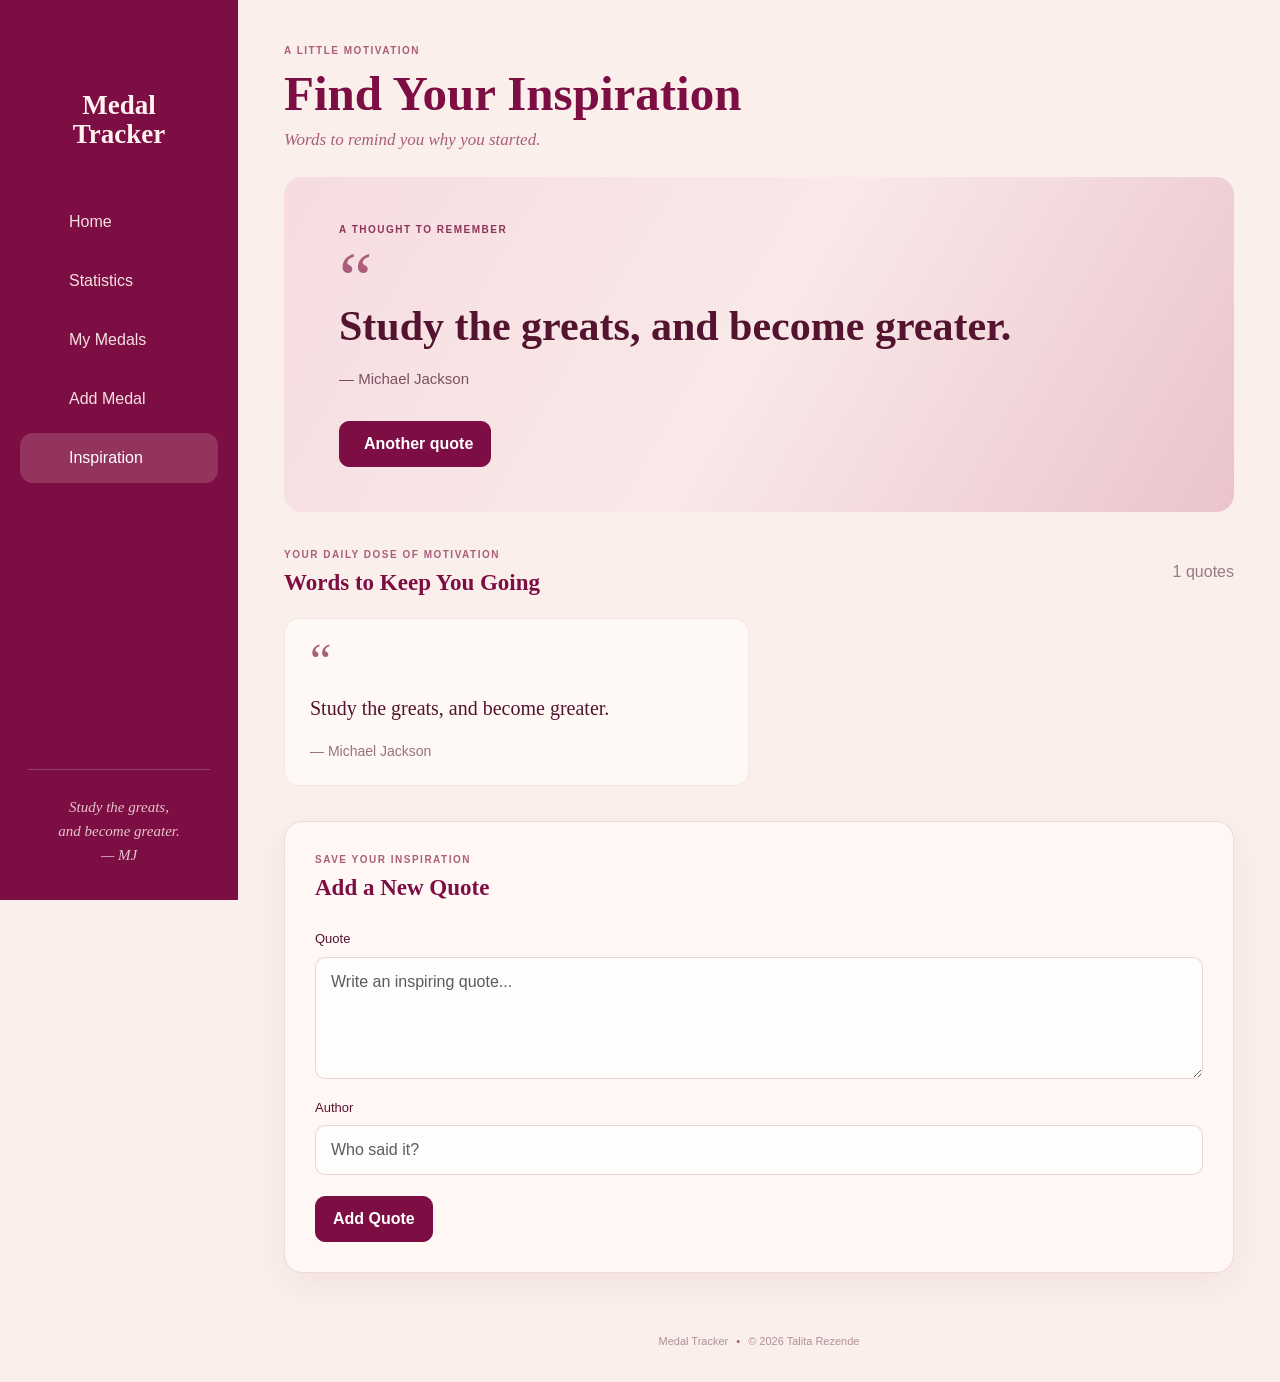
<file: quotes.html>
<!doctype html>
<html lang="en">
<head>
    <meta charset="utf-8">
    <meta name="viewport" content="width=device-width, initial-scale=1">

    <title>Inspiration | Medal Tracker</title>

    <link href="https://cdn.jsdelivr.net/npm/bootstrap@5.3.3/dist/css/bootstrap.min.css" rel="stylesheet">
    <link rel="stylesheet" href="./static/css/style.css">

    <link rel="stylesheet" href="https://cdn-uicons.flaticon.com/4.0.0/uicons-bold-rounded/css/uicons-bold-rounded.css">
    <link rel="stylesheet" href="https://cdn-uicons.flaticon.com/4.0.0/uicons-regular-rounded/css/uicons-regular-rounded.css">
    <link rel="stylesheet" href="https://cdn-uicons.flaticon.com/4.0.0/uicons-solid-rounded/css/uicons-solid-rounded.css">
    <link rel="stylesheet" href="https://cdn-uicons.flaticon.com/4.0.0/uicons-regular-straight/css/uicons-regular-straight.css">
    <link rel="stylesheet" href="https://cdn-uicons.flaticon.com/4.0.0/uicons-solid-straight/css/uicons-solid-straight.css">

    <link rel="icon" href="./favicon.ico">
</head>

<body>

<aside class="sidebar">
    <a class="brand" href="./index.html">
        <span class="brand-mark">
            <i class="fi fi-ss-ranking-stars"></i>
        </span>
        <span>Medal<br>Tracker</span>
    </a>

    <nav class="side-nav">
        <a href="./index.html">
            <span><i class="fi fi-br-home"></i></span> Home
        </a>

        <a href="./statistics.html">
            <span><i class="fi fi-br-stats"></i></span> Statistics
        </a>

        <a href="./medals.html">
            <span><i class="fi fi-rr-medal"></i></span> My Medals
        </a>

        <a href="./add-medal.html">
            <span><i class="fi fi-rr-add"></i></span> Add Medal
        </a>

        <a class="active" href="./quotes.html">
            <span><i class="fi fi-rr-heart"></i></span> Inspiration
        </a>
    </nav>

    <p class="sidebar-quote">
        Study the greats,<br>
        and become greater.<br>
        — MJ
    </p>
</aside>

<main class="main-content">

    <header class="mobile-header">
        <a href="./index.html">
            <i class="fi fi-ss-ranking-stars"></i> Medal Tracker
        </a>

        <button class="menu-toggle" type="button"
                aria-label="Open menu"
                onclick="document.body.classList.toggle('menu-open')">
            ☰
        </button>
    </header>

    <div class="page-container">

        <section class="page-heading">
            <div>
                <p class="eyebrow">A LITTLE MOTIVATION</p>
                <h1>Find Your Inspiration <span class="heading-star"><i class="fi fi-rs-sparkles"></i></span></h1>
                <p class="subtitle">
                    Words to remind you why you started.
                </p>
            </div>
        </section>

        <!-- Featured quote -->

        <section class="quote-hero">
            <div class="quote-hero-content">
                <p class="eyebrow">A THOUGHT TO REMEMBER</p>

                <div class="quote-mark">“</div>

                <h2 id="featured-quote-text">
                    Loading inspiration...
                </h2>

                <p id="featured-quote-author" class="quote-author"></p>

                <button id="random-quote" class="btn btn-primary-custom"
                        type="button">
                    <i class="fi fi-rr-refresh"></i>
                    Another quote
                </button>
            </div>
        </section>

        <!-- Quote collection -->

        <section class="quotes-section">

            <div class="panel-heading quotes-heading">
                <div>
                    <p class="eyebrow">YOUR DAILY DOSE OF MOTIVATION</p>
                    <h2>Words to Keep You Going</h2>
                </div>
                <span id="quote-count" class="muted"></span>
            </div>

            <div id="quotes-grid" class="quotes-grid">
                <div class="quotes-column" id="quotes-column-1"></div>
                <div class="quotes-column" id="quotes-column-2"></div>
            </div>

            <p id="quotes-error" class="quotes-error" hidden>
                Could not load the quotes. Please try again.
            </p>

        </section>
      <!-- Add a new quote -->

<section class="panel add-quote-panel">
    <div class="panel-heading">
        <div>
            <p class="eyebrow">SAVE YOUR INSPIRATION</p>
            <h2>Add a New Quote</h2>
        </div>
    </div>

    <form id="add-quote-form">
        <div class="mb-3">
            <label for="new-quote-text" class="form-label">Quote</label>
            <textarea
                id="new-quote-text"
                class="form-control"
                rows="4"
                placeholder="Write an inspiring quote..."
                required
            ></textarea>
        </div>

        <div class="mb-3">
            <label for="new-quote-author" class="form-label">Author</label>
            <input
                type="text"
                id="new-quote-author"
                class="form-control"
                placeholder="Who said it?"
            >
        </div>

        <button type="submit" class="btn btn-primary-custom">
            <i class="fi fi-rr-plus"></i>
            Add Quote
        </button>
    </form>
</section>

        <footer>
            Medal Tracker <span>•</span> © 2026 Talita Rezende
        </footer>

    </div>
</main>

<script src="./static/js/quotes.js"></script>

</body>
</html>
</file>
<file: static/css/style.css>
:root {
  --burgundy: #7C0E44;
  --rose-dark: #AA5E7A;
  --rose: #D49A9A;
  --cream: #F2DACE;
  --paper: #fff9f6;
  --ink: #57102f;
  --muted: #987b83;
  --line: rgba(124, 14, 68, .13);
  --shadow: 0 12px 32px rgba(92, 20, 53, .055);
}
* { box-sizing: border-box; }
body { margin: 0; background: #fbefeb; color: var(--ink); font-family: Inter, "Segoe UI", sans-serif; }
a { color: inherit; text-decoration: none; }
.sidebar { width: 238px; min-height: 100vh; position: fixed; inset: 0 auto 0 0; z-index: 20; padding: 35px 20px 25px; display: flex; flex-direction: column; background: var(--burgundy); color: #fff1ed; }
.brand { display: flex; flex-direction: column; align-items: center; gap: 9px; margin: 0 auto 48px; text-align: center; font-family: Georgia, serif; font-size: 27px; line-height: 1.08; font-weight: 700; }
.brand-mark { font-size: 47px; color: var(--rose); line-height: 1; }
.side-nav { display: grid; gap: 9px; }
.side-nav a { padding: 13px 14px; display: flex; align-items: center; gap: 13px; border-radius: 13px; color: #f6dfe0; transition: .2s ease; }
.side-nav a span { width: 22px; font-size: 21px; text-align: center; }
.side-nav a:hover, .side-nav a.active { background: rgba(242,218,206,.19); color: white; }
.sidebar-quote { margin: auto 8px 8px; padding-top: 25px; border-top: 1px solid rgba(255,255,255,.2); text-align: center; color: #e7c4cc; font: italic 15px/1.6 Georgia, serif; }
.main-content { margin-left: 238px; min-height: 100vh; }
.page-container { max-width: 1500px; margin: 0 auto; padding: 43px 46px 24px; }
.mobile-header { display: none; }
.page-heading { display: flex; justify-content: space-between; align-items: end; gap: 20px; margin-bottom: 27px; }
.eyebrow { margin: 0 0 7px; color: var(--rose-dark); font-size: 10px; font-weight: 800; letter-spacing: .15em; }
h1, h2 { font-family: Georgia, "Times New Roman", serif; color: var(--burgundy); }
h1 { margin: 0; font-size: clamp(35px, 4vw, 49px); font-weight: 700; }
h2 { margin: 0; font-size: 23px; font-weight: 700; }
.subtitle { margin: 6px 0 0; color: var(--rose-dark); font: italic 17px Georgia, serif; }
.heading-star { color: var(--rose-dark); font-size: .7em; }
.btn-primary-custom { background: var(--burgundy); color: white; border: 1px solid var(--burgundy); border-radius: 10px; padding: 10px 17px; font-weight: 600; }
.btn-primary-custom:hover { background: #5f0b34; color: white; }
.btn-outline-custom { border: 1px solid var(--rose); color: var(--burgundy); border-radius: 10px; padding: 9px 14px; }
.btn-outline-custom:hover { background: var(--cream); color: var(--burgundy); border-color: var(--rose-dark); }
.summary-grid { display: grid; grid-template-columns: repeat(4, minmax(0, 1fr)) 1.05fr; gap: 13px; margin-bottom: 20px; }
.summary-card { min-height: 118px; padding: 18px 15px; display: flex; align-items: center; gap: 13px; border: 1px solid rgba(212,154,154,.22); border-radius: 17px; background: rgba(242,218,206,.65); }
.medal-symbol { font-size: 34px; }
.summary-card > div:last-child { display: grid; gap: 2px; }
.summary-number { display: block; color: var(--burgundy); font: 700 36px Georgia, serif; line-height: 1; }
.summary-card span:not(.medal-symbol) { color: var(--rose-dark); font-size: 13px; }
.total-card { background: var(--burgundy); color: white; flex-direction: column; justify-content: center; gap: 4px; text-align: center; }
.total-card span { color: #f2dace !important; }
.total-card .summary-number { color: white; font-size: 42px; }
.dashboard-grid { display: grid; grid-template-columns: 1.55fr 1fr; gap: 15px; margin-bottom: 15px; }
.panel { padding: 23px; background: rgba(255,249,246,.82); border: 1px solid var(--line); border-radius: 18px; box-shadow: var(--shadow); min-width: 0; }
.panel-heading { display: flex; justify-content: space-between; align-items: center; gap: 12px; margin-bottom: 19px; }
.chart-wrap { height: 260px; position: relative; }
.doughnut-wrap { max-width: 340px; margin: 0 auto; height: 245px; }
.lower-grid { grid-template-columns: 1fr 1fr; }
.highlight-panel { min-height: 150px; }
.highlight-number { display: block; margin-top: 12px; color: var(--burgundy); font: 700 42px Georgia, serif; }
.highlight-name { display: block; margin-top: 15px; color: var(--burgundy); font: 700 27px Georgia, serif; }
.muted, .small-note { color: var(--muted); }
.small-note { margin: 8px 0 0; font-size: 12px; text-align: center; }
.recent-panel { margin-top: 15px; }
.text-link { color: var(--rose-dark); font-weight: 650; font-size: 13px; }
.medal-table { margin: 0; color: var(--ink); --bs-table-bg: transparent; }
.medal-table thead th { padding: 11px 13px; background: rgba(212,154,154,.26); color: var(--burgundy); font-size: 12px; border: 0; white-space: nowrap; }
.medal-table tbody td { padding: 12px 13px; border-color: var(--line); vertical-align: middle; font-size: 13px; }
.empty-state { padding: 25px !important; color: var(--muted); text-align: center; }
.medal-pill { display: inline-block; border-radius: 30px; padding: 5px 10px; background: #f4e4dc; color: var(--burgundy); font-size: 12px; font-weight: 650; white-space: nowrap; }
.medal-pill.ouro { background: #f8e8c9; color: #95620f; }
.medal-pill.prata { background: #e8e2e4; color: #6e6268; }
.medal-pill.bronze { background: #f0d9ce; color: #98503c; }
.medal-pill.mencao_honrosa { background: #f3dfe5; color: #9d4966; }
.form-panel, .list-panel, .backup-panel { margin-bottom: 18px; }
.form-label { color: var(--burgundy); font-size: 13px; font-weight: 650; }
.form-control, .form-select { min-height: 43px; border: 1px solid rgba(170,94,122,.28); border-radius: 10px; background-color: #fffaf7; color: var(--ink); }
.form-control:focus, .form-select:focus { border-color: var(--rose-dark); box-shadow: 0 0 0 .2rem rgba(170,94,122,.12); }
textarea.form-control { min-height: auto; }
.form-text { color: var(--muted); }
.filters-row { display: grid; grid-template-columns: 1fr 1fr 1fr 1fr 1fr; gap: 10px; margin-bottom: 16px; }
.action-cell { white-space: nowrap; }
.icon-button { width: 31px; height: 31px; border: 1px solid var(--line); border-radius: 8px; background: transparent; color: var(--burgundy); }
.icon-button:hover { background: var(--cream); }
.delete-button:hover { color: #a31d39; }
.certificate-link { display: block; margin-top: 3px; color: var(--rose-dark); font-size: 11px; }
.backup-panel { display: flex; align-items: center; justify-content: space-between; gap: 20px; }
.backup-panel h2 { margin-bottom: 6px; }
.backup-panel p { margin-bottom: 0; font-size: 12px; }
.backup-form { display: flex; align-items: center; gap: 9px; min-width: 44%; }
.backup-form input { min-width: 0; }
.stats-grid { display: grid; grid-template-columns: 1fr 1fr; gap: 16px; }
.stats-grid .panel { min-height: 350px; }
.chart-wrap.tall { height: 270px; margin-top: 20px; }
.compare-controls { display: flex; align-items: center; gap: 10px; margin-top: 17px; }
.compare-controls select { max-width: 160px; }
footer { padding: 25px 0 8px; text-align: center; color: #b18f99; font-size: 11px; }
footer span { padding: 0 5px; color: var(--rose-dark); }
.alert { border-radius: 12px; }
@media (max-width: 1150px) {
  .page-container { padding: 32px 25px 20px; }
  .summary-grid { grid-template-columns: repeat(4, 1fr); }
  .total-card { grid-column: span 4; min-height: 85px; }
}
@media (max-width: 800px) {
  .sidebar { transform: translateX(-100%); transition: transform .25s ease; }
  body.menu-open .sidebar { transform: translateX(0); box-shadow: 12px 0 40px rgba(40,0,20,.2); }
  .main-content { margin-left: 0; }
  .mobile-header { height: 58px; display: flex; align-items: center; justify-content: space-between; padding: 0 20px; background: var(--burgundy); color: white; font-family: Georgia, serif; font-size: 19px; }
  .mobile-header a { color: white; }
  .menu-toggle { border: 0; background: transparent; color: white; font-size: 23px; }
  .page-container { padding: 27px 17px 20px; }
  .dashboard-grid, .stats-grid { grid-template-columns: 1fr; }
  .summary-grid { grid-template-columns: repeat(2, 1fr); }
  .total-card { grid-column: span 2; }
  .backup-panel { align-items: stretch; flex-direction: column; }
  .backup-form { min-width: 0; }
}
@media (max-width: 540px) {
  .page-heading { align-items: start; flex-direction: column; }
  .page-heading .btn { width: 100%; }
  .summary-card { min-height: 95px; padding: 12px; gap: 8px; }
  .medal-symbol { font-size: 25px; }
  .summary-number { font-size: 29px; }
  .summary-card span:not(.medal-symbol) { font-size: 11px; }
  .panel { padding: 17px; }
  .filters-row { grid-template-columns: 1fr 1fr; }
  .filters-row input { grid-column: span 2; }
  .backup-form { flex-direction: column; align-items: stretch; }
  .chart-wrap { height: 230px; }
}
.medal-symbol img {
    width: 42px;
    height: 42px;
    object-fit: contain;
}

.ficon {
    padding-right: 10px;
}

.btn-outline-custom {
    white-space: nowrap;
}

.received-toggle {
    background: transparent;
    border: none;
    box-shadow: none;
    outline: none;
    color: #adb5bd;
    font-size: 1.2rem;
    cursor: pointer;
    padding: 0;
    appearance: none;
    -webkit-appearance: none;
}

.received-toggle.received {
    color: #f0b429;
}

.received-toggle:hover {
    transform: scale(1.15);
}

.received-toggle:focus,
.received-toggle:active {
    outline: none;
    box-shadow: none;
}

.fi-ss-ranking-stars{
  padding-right: 10px;
}

/* ================================
   INSPIRATION / QUOTES PAGE
================================ */

.quote-hero {
    position: relative;
    overflow: hidden;
    min-height: 310px;
    display: flex;
    align-items: center;
    padding: 45px 55px;
    margin-bottom: 35px;
    border-radius: 18px;
    background: linear-gradient(120deg, #f6dce1, #f9e9e8, #eac3cd);
}

.quote-hero-content {
    max-width: 750px;
    position: relative;
    z-index: 1;
}

.quote-hero .eyebrow {
    color: #8d3458;
}

.quote-mark {
    font-family: Georgia, serif;
    font-size: 75px;
    line-height: 0.9;
    color: #aa5e7a;
    height: 55px;
}

.quote-hero h2 {
    font-family: Georgia, serif;
    font-size: clamp(26px, 4vw, 42px);
    line-height: 1.3;
    color: #54132f;
    margin-bottom: 15px;
}

.quote-author {
    color: #7b5262;
    font-size: 15px;
    margin-bottom: 25px;
}

.quote-hero .btn {
    margin-top: 5px;
}

.quote-hero .btn i {
    margin-right: 7px;
}

/* Quote collection */

.quotes-section {
    margin-bottom: 35px;
}

.quotes-heading {
    margin-bottom: 22px;
}

.quotes-grid {
    display: grid;
    grid-template-columns: repeat(2, minmax(0, 1fr));
    gap: 20px;
}

.quote-card {
    overflow: hidden;
    border-radius: 15px;
    background: #fff9f6;
    border: 1px solid rgba(124, 14, 68, 0.08);
    transition: transform 0.2s ease, box-shadow 0.2s ease;
}

.quote-card:hover {
    transform: translateY(-4px);
    box-shadow: 0 8px 25px rgba(84, 19, 47, 0.09);
}

.quote-card-image {
    display: block;
    width: 100%;
    height: 180px;
    object-fit: cover;
}

.quote-card-content {
    padding: 23px 25px;
}

.quote-card-top {
    display: flex;
    align-items: center;
    justify-content: space-between;
    margin-bottom: 12px;
}

.quote-card-mark {
    font-family: Georgia, serif;
    font-size: 48px;
    line-height: 0.8;
    color: #aa5e7a;
}

.quote-card-text {
    font-family: Georgia, serif;
    font-size: 20px;
    line-height: 1.5;
    color: #54132f;
    margin-bottom: 18px;
}

.quote-card-author {
    font-size: 14px;
    color: #98717f;
    margin-bottom: 0;
}

.favorite-toggle {
    border: none;
    background: transparent;
    color: #c5aab4;
    font-size: 19px;
    cursor: pointer;
    padding: 5px;
    transition: transform 0.2s ease, color 0.2s ease;
}

.favorite-toggle:hover {
    transform: scale(1.2);
}

.favorite-toggle.is-favorite {
    color: #aa5e7a;
}

.quotes-error {
    color: #a12b45;
    margin-top: 20px;
}

/* Responsive */

@media (max-width: 768px) {
    .quote-hero {
        padding: 30px 25px;
        min-height: 280px;
    }

    .quotes-grid {
        grid-template-columns: 1fr;
    }

    .quote-card-image {
        height: 160px;
    }
}

.quotes-grid {
    display: grid;
    grid-template-columns: repeat(2, minmax(0, 1fr));
    gap: 20px;
    align-items: start;
}

.quotes-column {
    display: flex;
    flex-direction: column;
    gap: 20px;
    min-width: 0;
}

.quote-card {
    width: 100%;
    height: fit-content;
    border-radius: 15px;
    overflow: hidden;
    background: #fff9f6;
    border: 1px solid rgba(124, 14, 68, 0.08);
    transition: transform 0.2s ease, box-shadow 0.2s ease;
}

/* Add Quote Form */

.add-quote-panel {
    margin-bottom: 35px;
    padding: 30px;
}

.add-quote-panel .panel-heading {
    margin-bottom: 25px;
}

.add-quote-panel .form-label {
    color: #54132f;
    font-weight: 500;
}

.add-quote-panel .form-control {
    border: 1px solid rgba(124, 14, 68, 0.15);
    border-radius: 10px;
    background-color: #fffdfb;
    padding: 12px 15px;
}

.add-quote-panel .form-control:focus {
    border-color: #aa5e7a;
    box-shadow: 0 0 0 3px rgba(170, 94, 122, 0.12);
}

.add-quote-panel textarea {
    resize: vertical;
    min-height: 120px;
}

.add-quote-panel .btn {
    margin-top: 5px;
}

@media (max-width: 768px) {
    .add-quote-panel {
        padding: 22px;
    }
}
</file>
